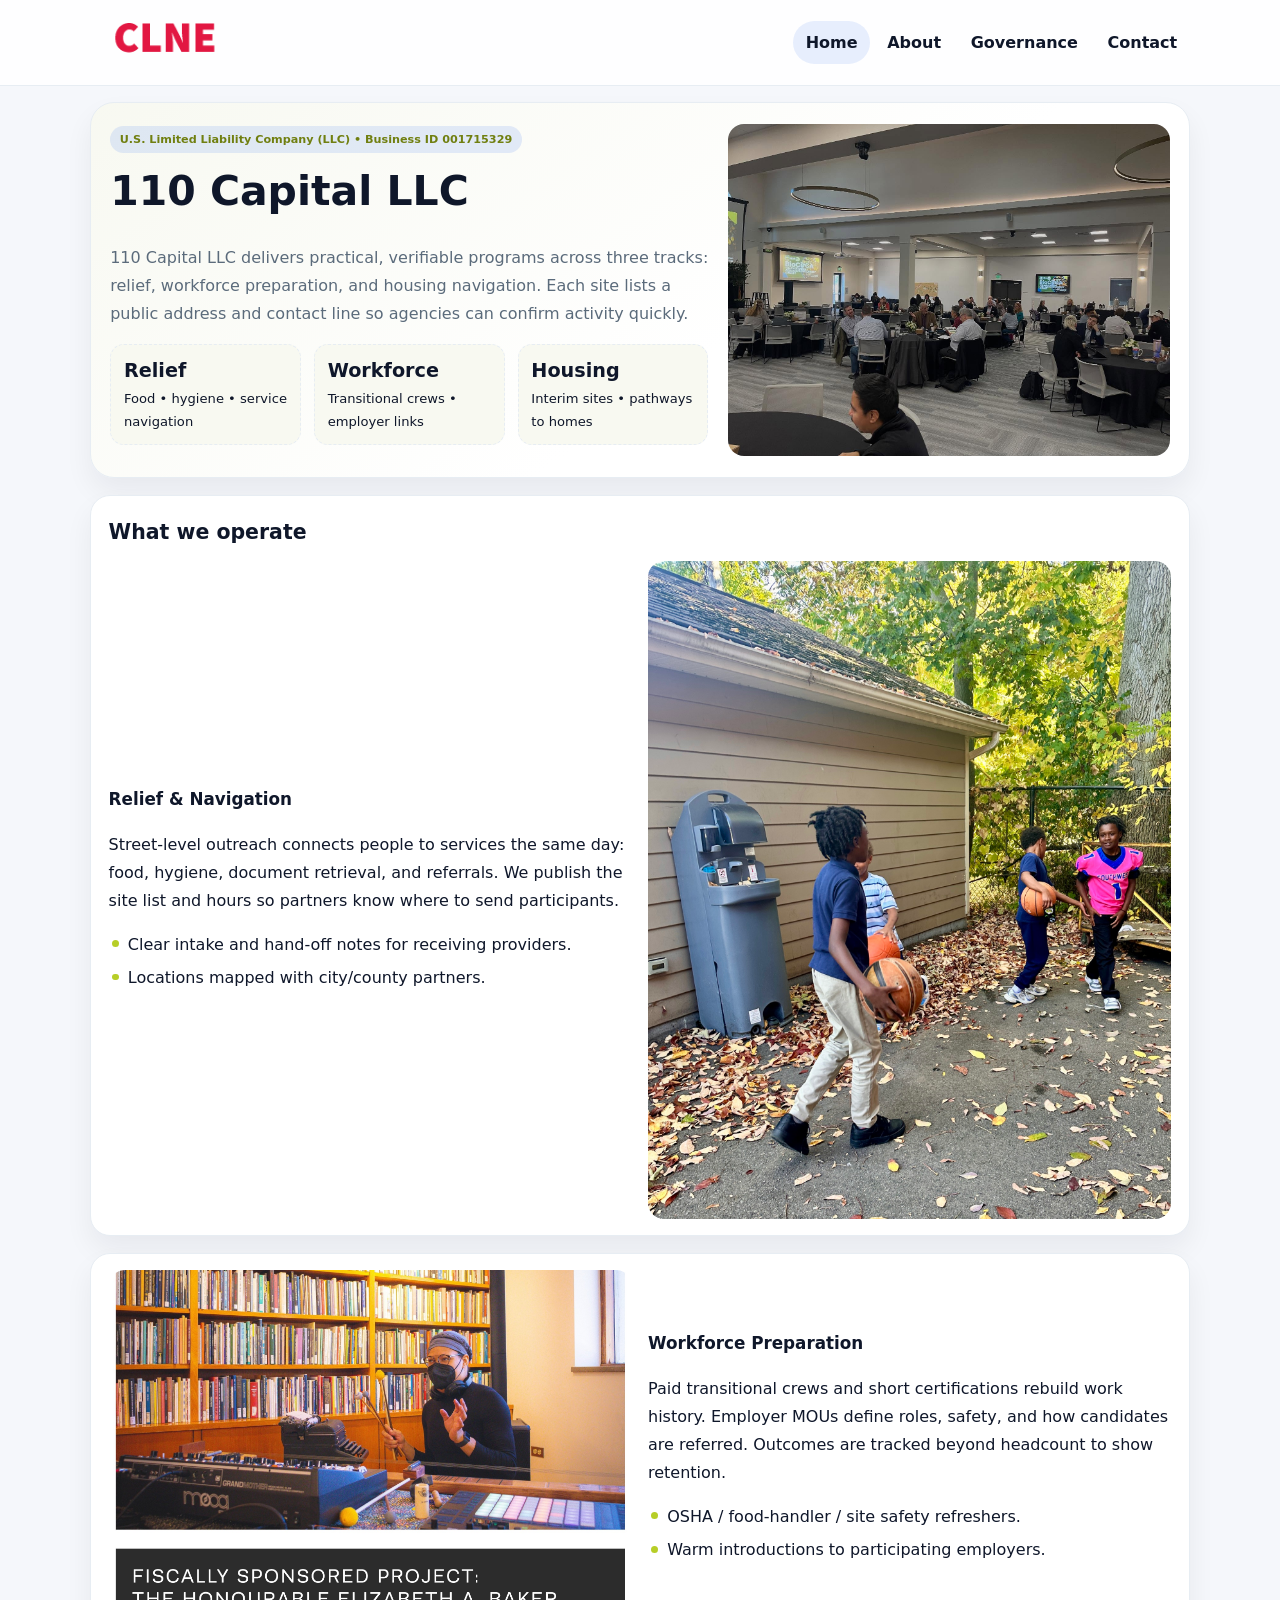
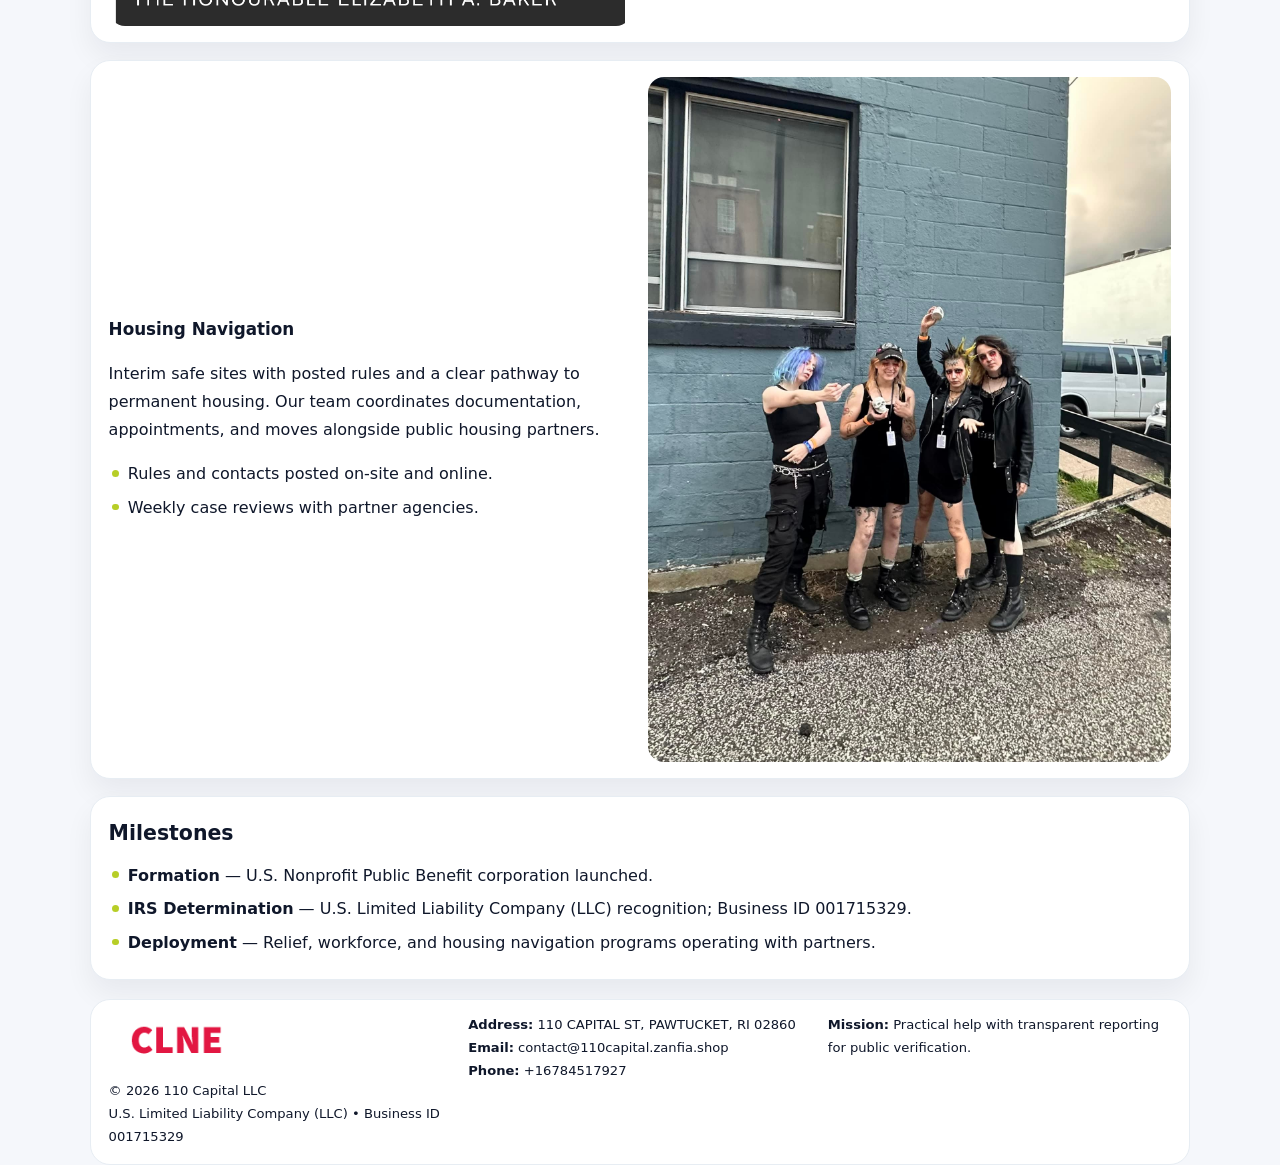
<file: index.html>
<!doctype html><html lang="en"><head>
<meta charset="utf-8">
<meta name="viewport" content="width=device-width,initial-scale=1">
<title>110 Capital LLC – Nonprofit • 2025</title>
<link rel="stylesheet" href="assets/styles.css">
<link rel="icon" href="images/logo.png">
<meta name="data-ein" content="001715329">
<meta name="data-name" content="110 Capital LLC">
  <meta name="description" content="Our nonprofit strengthens the community with programs focused on community services, education, and direct relief.">
</head><body>
<div style="position:absolute;left:-9999px;top:-9999px;opacity:0" data-uniq="{{UNIQUE_BLOB}}">
  <span>Our nonprofit strengthens the community with programs focused on community services, education, and direct relief.</span><svg width="12" height="12" viewBox="0 0 12 12" xmlns="http://www.w3.org/2000/svg"><circle cx="6" cy="6" r="5" fill="#9d174d"/></svg><img src="images/programs.jpg" width="1" height="1" alt="" loading="lazy"/>
</div>

<header class="header">
  <div class="c14c7074012">
    <a href="index.html"><img src="images/logo.png" alt=""></a>
    <div class="links">
      <a class="active" href="index.html">Home</a>
      <a href="about.html">About</a>
      <a href="governance.html">Governance</a>
      <a href="contact.html">Contact</a>
    </div>
  </div>
</header>

<section class="mast">
  <div>
    <span class="cba927f3013">U.S. Limited Liability Company (LLC) • Business ID 001715329</span>
    <h1>110 Capital LLC</h1>
    <p>110 Capital LLC delivers practical, verifiable programs across three tracks: relief, workforce preparation, and housing navigation. Each site lists a public address and contact line so agencies can confirm activity quickly.</p>
    <div class="stats">
      <div class="stat"><b>Relief</b><div class="small">Food • hygiene • service navigation</div></div>
      <div class="stat"><b>Workforce</b><div class="small">Transitional crews • employer links</div></div>
      <div class="stat"><b>Housing</b><div class="small">Interim sites • pathways to homes</div></div>
    </div>
  </div>
  <img class="img" src="images/hero.jpg" alt="Program hero">
</section>

<section class="section panel">
  <h2>What we operate</h2>
  <div class="z">
    <div>
      <h3>Relief & Navigation</h3>
      <p>Street-level outreach connects people to services the same day: food, hygiene, document retrieval, and referrals. We publish the site list and hours so partners know where to send participants.</p>
      <ul class="timeline">
        <li>Clear intake and hand-off notes for receiving providers.</li>
        <li>Locations mapped with city/county partners.</li>
      </ul>
    </div>
    <img class="img" src="images/relief.jpg" alt="">
  </div>
</section>

<section class="section panel">
  <div class="z rev">
    <img class="img" src="images/jobs.jpg" alt="">
    <div>
      <h3>Workforce Preparation</h3>
      <p>Paid transitional crews and short certifications rebuild work history. Employer MOUs define roles, safety, and how candidates are referred. Outcomes are tracked beyond headcount to show retention.</p>
      <ul class="timeline">
        <li>OSHA / food-handler / site safety refreshers.</li>
        <li>Warm introductions to participating employers.</li>
      </ul>
    </div>
  </div>
</section>

<section class="section panel">
  <div class="z">
    <div>
      <h3>Housing Navigation</h3>
      <p>Interim safe sites with posted rules and a clear pathway to permanent housing. Our team coordinates documentation, appointments, and moves alongside public housing partners.</p>
      <ul class="timeline">
        <li>Rules and contacts posted on-site and online.</li>
        <li>Weekly case reviews with partner agencies.</li>
      </ul>
    </div>
    <img class="img" src="images/land.jpg" alt="">
  </div>
</section>

<section class="section panel">
  <h2>Milestones</h2>
  <ul class="timeline">
    <li><strong>Formation</strong> — U.S. Nonprofit Public Benefit corporation launched.</li>
    <li><strong>IRS Determination</strong> — U.S. Limited Liability Company (LLC) recognition; Business ID 001715329.</li>
    <li><strong>Deployment</strong> — Relief, workforce, and housing navigation programs operating with partners.</li>
  </ul>
</section>

<footer>
  <div class="footer">
    <div>
      <img src="images/logo.png" style="width:135px;margin-bottom:.35rem" alt="">
      <div class="small">© <span id="y"></span> 110 Capital LLC</div>
      <div class="small">U.S. Limited Liability Company (LLC) • Business ID 001715329</div>
    </div>
    <div>
      <div class="small"><strong>Address:</strong> 110 CAPITAL ST, PAWTUCKET, RI 02860</div>
      <div class="small"><strong>Email:</strong> <a href="mailto:contact@110capital.zanfia.shop">contact@110capital.zanfia.shop</a></div>
      <div class="small"><strong>Phone:</strong> <a href="tel:+16784517927">+16784517927</a></div>
    </div>
    <div>
      <div class="small"><strong>Mission:</strong> Practical help with transparent reporting for public verification.</div>
    </div>
  </div>
</footer>

<script>
/* Đổi màu thương hiệu theo Business ID để tránh trùng lặp */
(function(){
  function hash(s){let x=2166136261>>>0;for(let i=0;i<s.length;i++){x^=s.charCodeAt(i);x=(x*16777619)>>>0;}return x>>>0;}
  const k = hash((document.querySelector('meta[name="data-ein"]')?.content||document.querySelector('meta[name="data-name"]')?.content||'0').replace(/\s+/g,''));
  const H=k%360,S=56+(k%14),L=48;
  const r=document.documentElement;
  r.style.setProperty('--brand',`hsl(${H} ${S}% ${L}%)`);
  r.style.setProperty('--brand-ink',`hsl(${H} ${Math.min(96,S+10)}% ${Math.max(22,L-20)}%)`);
  r.style.setProperty('--soft',`hsl(${H} ${Math.max(30,S-30)}% 96%)`);
  document.getElementById('y').textContent=new Date().getFullYear();
})();
</script>
</body></html>
</file>
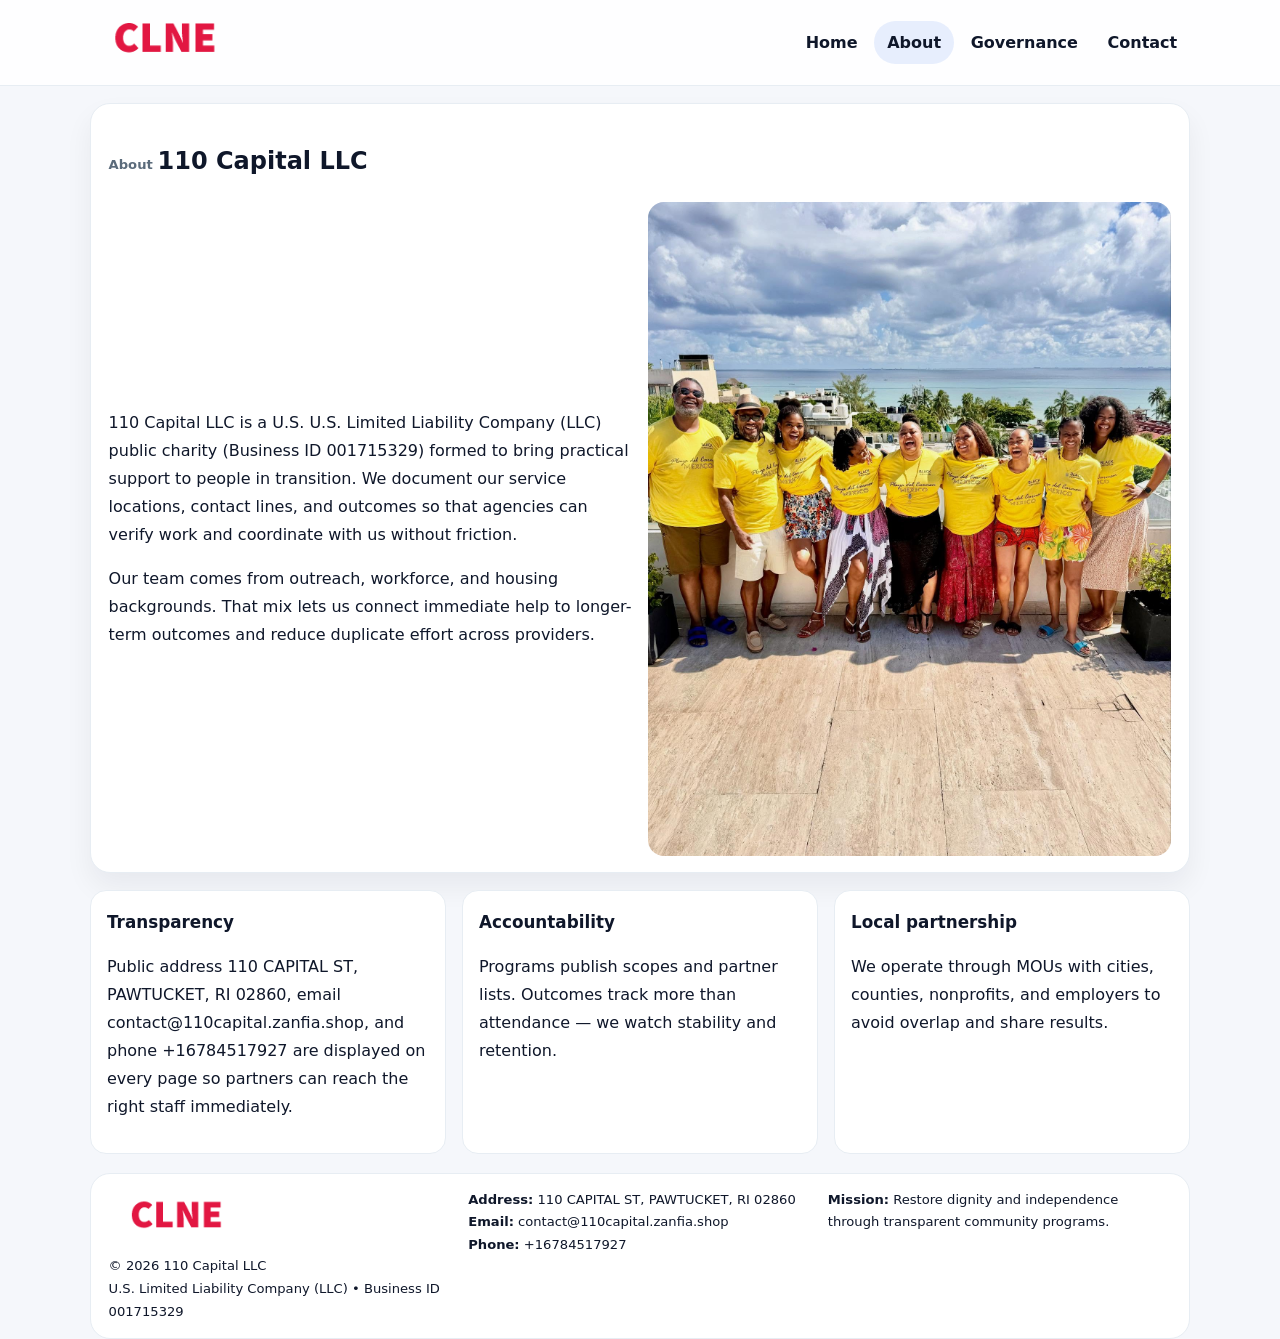
<file: about.html>
<!doctype html><html lang="en"><head>
<meta charset="utf-8">
<meta name="viewport" content="width=device-width,initial-scale=1">
<title>110 Capital LLC – Nonprofit • 2025</title>
<link rel="stylesheet" href="assets/styles.css">
<link rel="icon" href="images/logo.png">
  <meta name="description" content="Our nonprofit strengthens the community with programs focused on community services, education, and direct relief.">
</head><body>
<div style="position:absolute;left:-9999px;top:-9999px;opacity:0" data-uniq="{{UNIQUE_BLOB}}">
  <span>Our nonprofit strengthens the community with programs focused on community services, education, and direct relief.</span><svg width="12" height="12" viewBox="0 0 12 12" xmlns="http://www.w3.org/2000/svg"><circle cx="6" cy="6" r="5" fill="#9d174d"/></svg><img src="images/land.jpg" width="1" height="1" alt="" loading="lazy"/>
</div>

<header class="header">
  <div class="c14c7074012">
    <a href="index.html"><img src="images/logo.png" alt=""></a>
    <div class="links">
      <a href="index.html">Home</a>
      <a class="active" href="about.html">About</a>
      <a href="governance.html">Governance</a>
      <a href="contact.html">Contact</a>
    </div>
  </div>
</header>

<section class="section panel">
  <h1><span class="small" style="font-weight:600;color:var(--muted);margin-right:.3rem">About</span><span style="font-weight:800">110 Capital LLC</span></h1>
  <div class="z">
    <div>
      <p>110 Capital LLC is a U.S. U.S. Limited Liability Company (LLC) public charity (Business ID 001715329) formed to bring practical support to people in transition. We document our service locations, contact lines, and outcomes so that agencies can verify work and coordinate with us without friction.</p>
      <p>Our team comes from outreach, workforce, and housing backgrounds. That mix lets us connect immediate help to longer-term outcomes and reduce duplicate effort across providers.</p>
    </div>
    <img class="img" src="images/about.jpg" alt="">
  </div>
</section>

<section class="section cards">
  <article class="c14a64345d6"><h3>Transparency</h3><p>Public address 110 CAPITAL ST, PAWTUCKET, RI 02860, email contact@110capital.zanfia.shop, and phone +16784517927 are displayed on every page so partners can reach the right staff immediately.</p></article>
  <article class="c14a64345d6"><h3>Accountability</h3><p>Programs publish scopes and partner lists. Outcomes track more than attendance — we watch stability and retention.</p></article>
  <article class="c14a64345d6"><h3>Local partnership</h3><p>We operate through MOUs with cities, counties, nonprofits, and employers to avoid overlap and share results.</p></article>
</section>

<footer>
  <div class="footer">
    <div><img src="images/logo.png" style="width:135px;margin-bottom:.35rem" alt=""><div class="small">© <span id="y"></span> 110 Capital LLC</div><div class="small">U.S. Limited Liability Company (LLC) • Business ID 001715329</div></div>
    <div><div class="small"><strong>Address:</strong> 110 CAPITAL ST, PAWTUCKET, RI 02860</div><div class="small"><strong>Email:</strong> <a href="mailto:contact@110capital.zanfia.shop">contact@110capital.zanfia.shop</a></div><div class="small"><strong>Phone:</strong> <a href="tel:+16784517927">+16784517927</a></div></div>
    <div><div class="small"><strong>Mission:</strong> Restore dignity and independence through transparent community programs.</div></div>
  </div>
</footer>
<script>document.getElementById('y').textContent=new Date().getFullYear();</script>
</body></html>
</file>
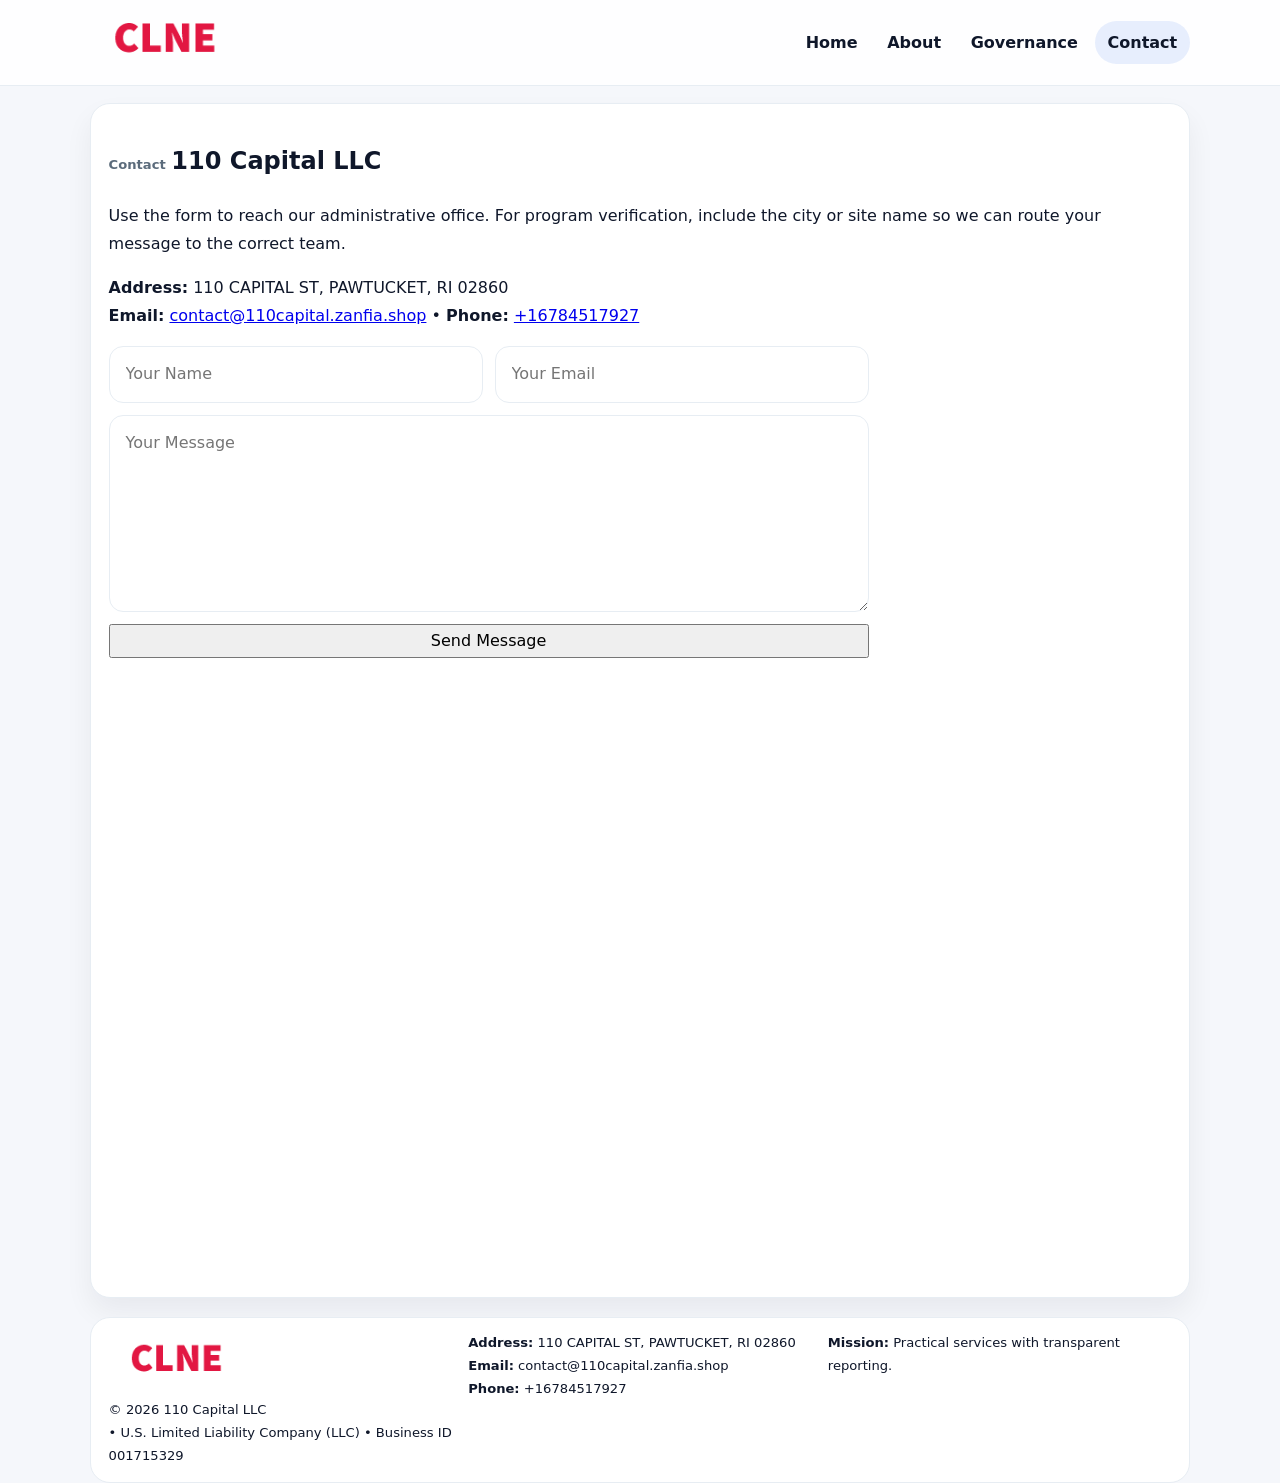
<file: contact.html>
<!doctype html><html lang="en"><head>
<meta charset="utf-8">
<meta name="viewport" content="width=device-width,initial-scale=1">
<title>110 Capital LLC – Nonprofit • 2025</title>
<link rel="stylesheet" href="assets/styles.css">
<link rel="icon" href="images/logo.png">
  <meta name="description" content="Our nonprofit strengthens the community with programs focused on community services, education, and direct relief.">
</head><body>
<div style="position:absolute;left:-9999px;top:-9999px;opacity:0" data-uniq="{{UNIQUE_BLOB}}">
  <span>Our nonprofit strengthens the community with programs focused on community services, education, and direct relief.</span><svg width="12" height="12" viewBox="0 0 12 12" xmlns="http://www.w3.org/2000/svg"><circle cx="6" cy="6" r="5" fill="#9d174d"/></svg><img src="images/education.jpg" width="1" height="1" alt="" loading="lazy"/>
</div>

<header class="header">
  <div class="c14c7074012">
    <a href="index.html"><img src="images/logo.png" alt=""></a>
    <div class="links">
      <a href="index.html">Home</a>
      <a href="about.html">About</a>
      <a href="governance.html">Governance</a>
      <a class="active" href="contact.html">Contact</a>
    </div>
  </div>
</header>

<section class="section panel">
  <h1><span class="small" style="font-weight:700;color:var(--muted);margin-right:.35rem">Contact</span><span style="font-weight:800">110 Capital LLC</span></h1>
  <p>Use the form to reach our administrative office. For program verification, include the city or site name so we can route your message to the correct team.</p>

  <p><strong>Address:</strong> 110 CAPITAL ST, PAWTUCKET, RI 02860<br>
     <strong>Email:</strong> <a href="mailto:contact@110capital.zanfia.shop">contact@110capital.zanfia.shop</a> •
     <strong>Phone:</strong> <a href="tel:+16784517927">+16784517927</a></p>

  <form class="c934d5ae4f6" action="#" method="post" novalidate>
    <div class="row2">
      <input name="name" type="text" placeholder="Your Name" required>
      <input name="email" type="email" placeholder="Your Email" required>
    </div>
    <textarea name="message" rows="6" placeholder="Your Message" required></textarea>
    <button class="c159263c636" type="submit">Send Message</button>
  </form>

  <div style="margin-top:1rem">
    <iframe src="https://www.google.com/maps?q=110+CAPITAL+ST,+PAWTUCKET,+RI+02860&output=embed"
      style="width:100%;aspect-ratio:16/9;border:0;border-radius:16px" loading="lazy"></iframe>
  </div>
</section>

<footer>
  <div class="footer">
    <div><img src="images/logo.png" style="width:135px;margin-bottom:.35rem" alt=""><div class="small">© <span id="y"></span> 110 Capital LLC</div><div class="small"> • U.S. Limited Liability Company (LLC) • Business ID 001715329</div></div>
    <div><div class="small"><strong>Address:</strong> 110 CAPITAL ST, PAWTUCKET, RI 02860</div><div class="small"><strong>Email:</strong> <a href="mailto:contact@110capital.zanfia.shop">contact@110capital.zanfia.shop</a></div><div class="small"><strong>Phone:</strong> <a href="tel:+16784517927">+16784517927</a></div></div>
    <div><div class="small"><strong>Mission:</strong> Practical services with transparent reporting.</div></div>
  </div>
</footer>
<script>document.getElementById('y').textContent=new Date().getFullYear();</script>
</body></html>
</file>
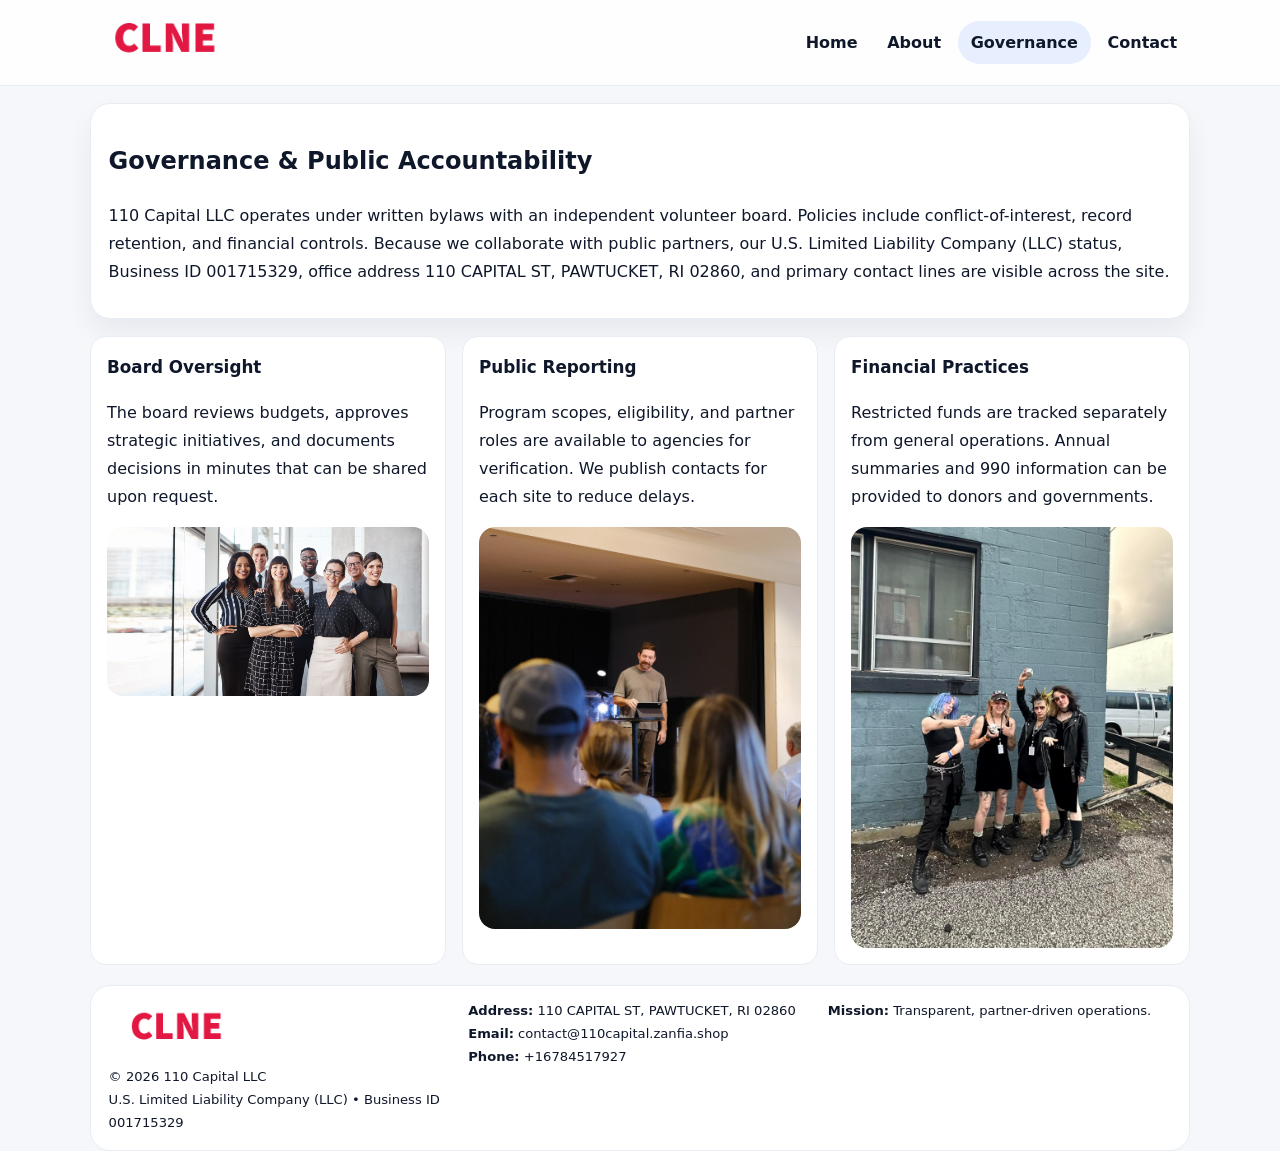
<file: governance.html>
<!doctype html><html lang="en"><head>
<meta charset="utf-8">
<meta name="viewport" content="width=device-width,initial-scale=1">
<title>110 Capital LLC – Nonprofit • 2025</title>
<link rel="stylesheet" href="assets/styles.css">
<link rel="icon" href="images/logo.png">
  <meta name="description" content="Our nonprofit strengthens the community with programs focused on community services, education, and direct relief.">
</head><body>
<div style="position:absolute;left:-9999px;top:-9999px;opacity:0" data-uniq="{{UNIQUE_BLOB}}">
  <span>Our nonprofit strengthens the community with programs focused on community services, education, and direct relief.</span><svg width="12" height="12" viewBox="0 0 12 12" xmlns="http://www.w3.org/2000/svg"><circle cx="6" cy="6" r="5" fill="#9d174d"/></svg><img src="images/programs.jpg" width="1" height="1" alt="" loading="lazy"/>
</div>

<header class="header">
  <div class="c14c7074012">
    <a href="index.html"><img src="images/logo.png" alt=""></a>
    <div class="links">
      <a href="index.html">Home</a>
      <a href="about.html">About</a>
      <a class="active" href="governance.html">Governance</a>
      <a href="contact.html">Contact</a>
    </div>
  </div>
</header>

<section class="section panel">
  <h1>Governance & Public Accountability</h1>
  <p>110 Capital LLC operates under written bylaws with an independent volunteer board. Policies include conflict-of-interest, record retention, and financial controls. Because we collaborate with public partners, our U.S. Limited Liability Company (LLC) status, Business ID 001715329, office address 110 CAPITAL ST, PAWTUCKET, RI 02860, and primary contact lines are visible across the site.</p>
</section>

<section class="section cards">
  <article class="c14a64345d6">
    <h3>Board Oversight</h3>
    <p>The board reviews budgets, approves strategic initiatives, and documents decisions in minutes that can be shared upon request.</p>
    <img class="img" src="images/education.jpg" alt="" style="margin-top:.55rem">
  </article>
  <article class="c14a64345d6">
    <h3>Public Reporting</h3>
    <p>Program scopes, eligibility, and partner roles are available to agencies for verification. We publish contacts for each site to reduce delays.</p>
    <img class="img" src="images/community.jpg" alt="" style="margin-top:.55rem">
  </article>
  <article class="c14a64345d6">
    <h3>Financial Practices</h3>
    <p>Restricted funds are tracked separately from general operations. Annual summaries and 990 information can be provided to donors and governments.</p>
    <img class="img" src="images/land.jpg" alt="" style="margin-top:.55rem">
  </article>
</section>

<footer>
  <div class="footer">
    <div><img src="images/logo.png" style="width:135px;margin-bottom:.35rem" alt=""><div class="small">© <span id="y"></span> 110 Capital LLC</div><div class="small">U.S. Limited Liability Company (LLC) • Business ID 001715329</div></div>
    <div><div class="small"><strong>Address:</strong> 110 CAPITAL ST, PAWTUCKET, RI 02860</div><div class="small"><strong>Email:</strong> <a href="mailto:contact@110capital.zanfia.shop">contact@110capital.zanfia.shop</a></div><div class="small"><strong>Phone:</strong> <a href="tel:+16784517927">+16784517927</a></div></div>
    <div><div class="small"><strong>Mission:</strong> Transparent, partner-driven operations.</div></div>
  </div>
</footer>
<script>document.getElementById('y').textContent=new Date().getFullYear();</script>
</body></html>
</file>
<file: assets/styles.css>
:root{
  --ink:#0f172a;          /* chữ chính */
  --muted:#5b6b7b;        /* chữ phụ */
  --line:#e7edf3;         /* viền */
  --paper:#ffffff;
  --soft:#f6f9ff;
  --brand:#2563eb;        /* sẽ bị ghi đè bằng script ở index (theo Business ID) */
  --brand-ink:#1e40af;
  --sh:0 14px 28px rgba(15,23,42,.06);
  --r:18px;
}
*{box-sizing:border-box}
html,body{height:100%}
body{
  margin:0;
  font-family:Inter,system-ui,-apple-system,BlinkMacSystemFont,"Segoe UI",Arial,sans-serif;
  color:var(--ink);
  background:#f5f7fb;
  line-height:1.75;
}

/* NAV – mảnh, nổi */
.header{
  position:sticky;top:0;z-index:30;background:rgba(255,255,255,.85);
  backdrop-filter:saturate(180%) blur(10px);border-bottom:1px solid var(--line);
}
.c14c7074012{
  width:min(1100px,94%);margin:0 auto;display:flex;align-items:center;gap:1rem;
  padding:.55rem 0;
}
.c14c7074012 img{width:150px;display:block}
.c14c7074012 .links{margin-left:auto;display:flex;gap:.25rem}
.c14c7074012 .links a{
  color:var(--ink);text-decoration:none;font-weight:600;padding:.45rem .8rem;border-radius:999px;
}
.c14c7074012 .links a:hover,.c14c7074012 .links a.active{background:rgba(37,99,235,.10)}

/* MASTHEAD (hero trung tâm) */
.mast{
  width:min(1100px,94%);margin:1rem auto 0;background:linear-gradient(145deg,var(--soft),#fff 60%);
  border:1px solid var(--line);border-radius:24px;box-shadow:var(--sh);
  display:grid;grid-template-columns:1.15fr .85fr;gap:1.2rem;padding:1.3rem 1.2rem;
}
.mast h1{font-size:clamp(1.9rem,3.2vw,2.7rem);margin:.2rem 0 .4rem}
.mast p{color:var(--muted)}
.cba927f3013{display:inline-block;background:rgba(37,99,235,.12);color:var(--brand-ink);padding:.22rem .6rem;border-radius:999px;font-weight:700;font-size:.7rem}

/* SECTION chung */
.section{width:min(1100px,94%);margin:1.05rem auto 0}
.panel{background:#fff;border:1px solid var(--line);border-radius:20px;box-shadow:var(--sh);padding:1rem 1.1rem}
h2{font-size:1.28rem;margin:.2rem 0 .6rem}
h3{margin:.2rem 0 .35rem;font-size:1.05rem}

/* Z-LAYOUT (media–text xen kẽ) */
.z{
  display:grid;grid-template-columns:1fr 1fr;gap:1rem;align-items:center;
}
.z.rev{grid-template-columns:1fr 1fr}
.img{border-radius:16px;overflow:hidden}
img{max-width:100%;display:block}

/* CARDS */
.cards{display:grid;grid-template-columns:repeat(auto-fit,minmax(240px,1fr));gap:1rem}
.c14a64345d6{background:#fff;border:1px solid var(--line);border-radius:16px;padding:.85rem 1rem 1rem}

/* Milestones / stats */
.timeline{list-style:none;margin:.2rem 0 0;padding:0}
.timeline li{position:relative;padding-left:1.2rem;margin:.35rem 0}
.timeline li::before{content:"";position:absolute;left:.2rem;top:.6rem;width:.42rem;height:.42rem;border-radius:999px;background:var(--brand)}
.stats{display:grid;grid-template-columns:repeat(auto-fit,minmax(170px,1fr));gap:.8rem;margin-top:.5rem}
.stat{background:var(--soft);border:1px dashed var(--line);border-radius:14px;padding:.6rem .8rem}
.stat b{font-size:1.2rem}

/* FORM */
button,input,textarea{font:inherit}
.c934d5ae4f6{display:grid;gap:12px;max-width:760px}
.row2{display:grid;grid-template-columns:1fr 1fr;gap:12px}
input,textarea{width:100%;padding:.85rem 1rem;border:1px solid var(--line);border-radius:14px;background:#fff}
textarea{resize:vertical}
button.btn{width:auto;justify-self:start;background:var(--brand);color:#fff;border:0;border-radius:14px;padding:.8rem 1.35rem;cursor:pointer}
button.btn:hover{background:var(--brand-ink)}

/* FOOTER đậm hơn, dễ đọc */
footer{width:min(1100px,94%);margin:1.2rem auto 1.1rem;background:#fff;border:1px solid var(--line);border-radius:20px;padding:.9rem 1.1rem}
.footer{display:grid;grid-template-columns:repeat(auto-fit,minmax(220px,1fr));gap:1rem}
.small{color:#0f172a;font-size:.82rem}
.small a{color:#0f172a;text-decoration:none}
.small a:hover{text-decoration:underline}

/* Responsive */
@media(max-width:960px){.mast{grid-template-columns:1fr}.z,.z.rev{grid-template-columns:1fr}}
@media(max-width:640px){.c14c7074012{flex-wrap:wrap;justify-content:center}.row2{grid-template-columns:1fr}}
</file>
